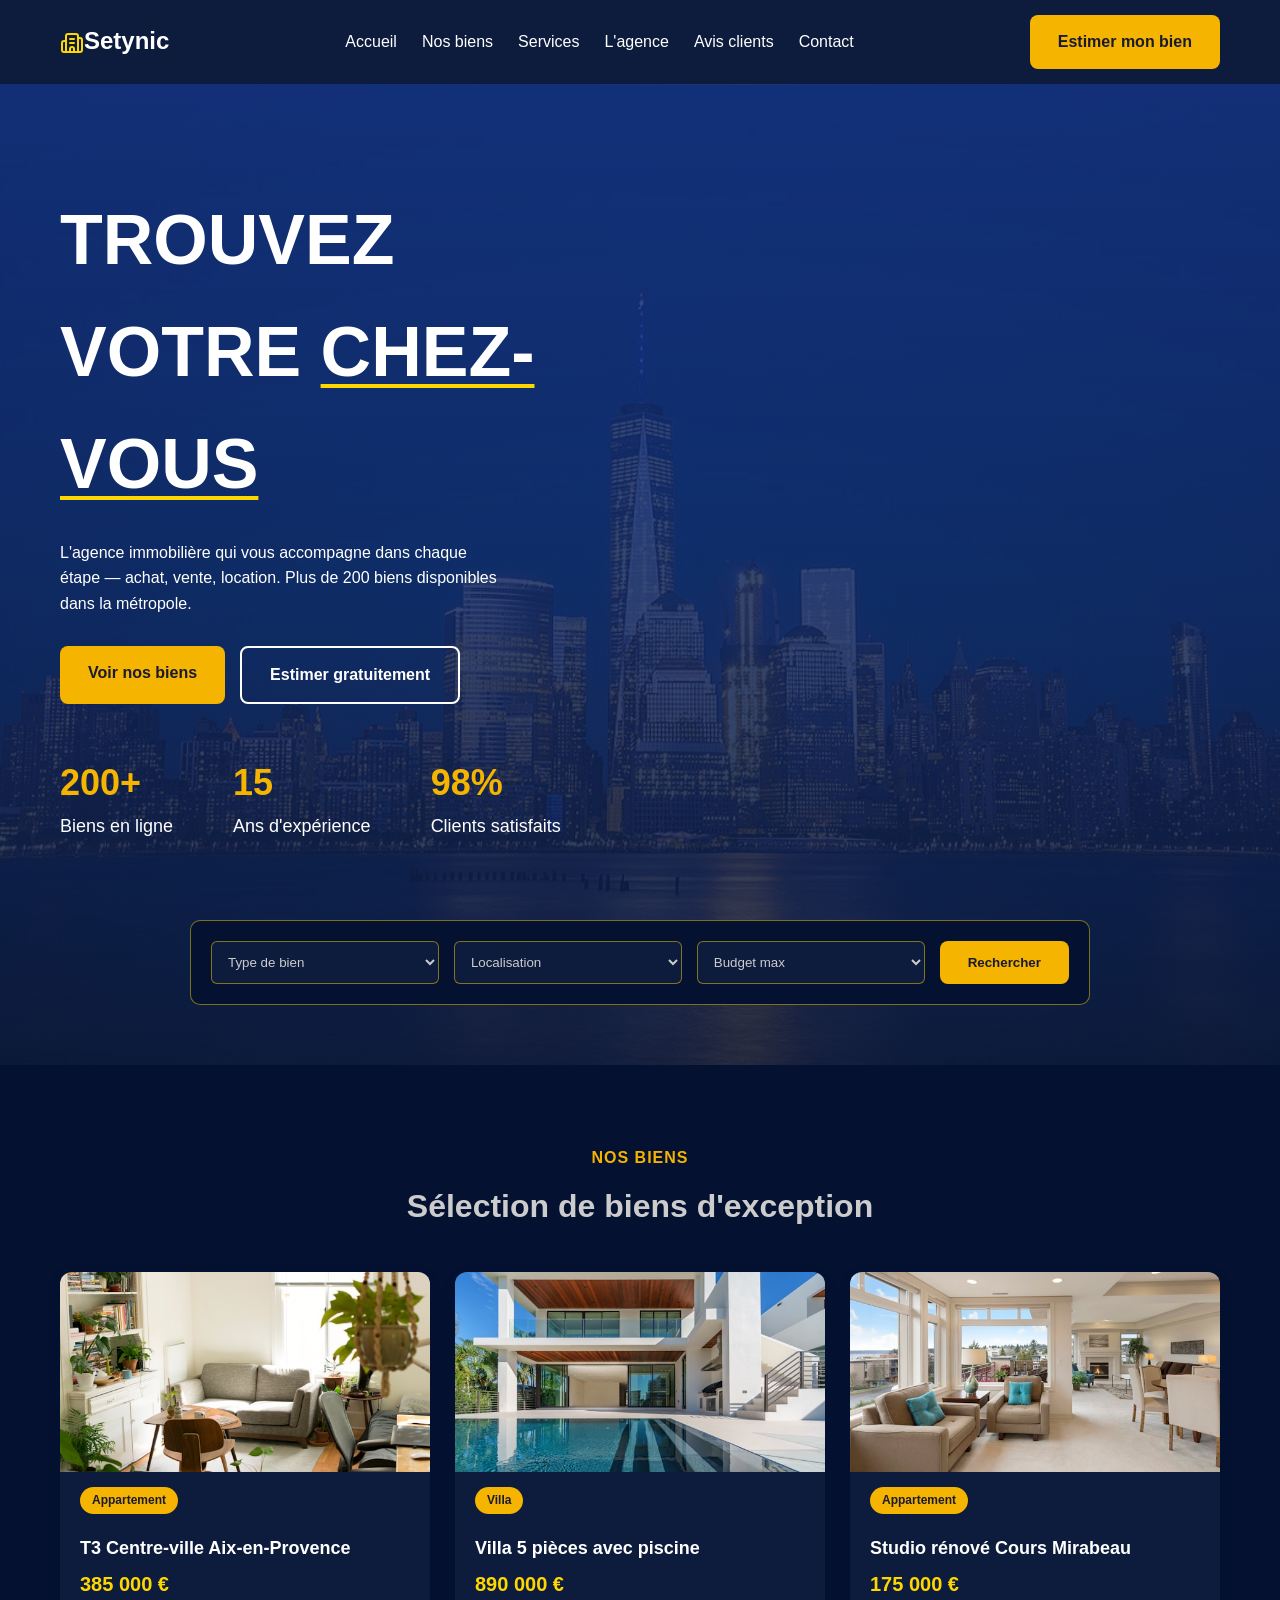
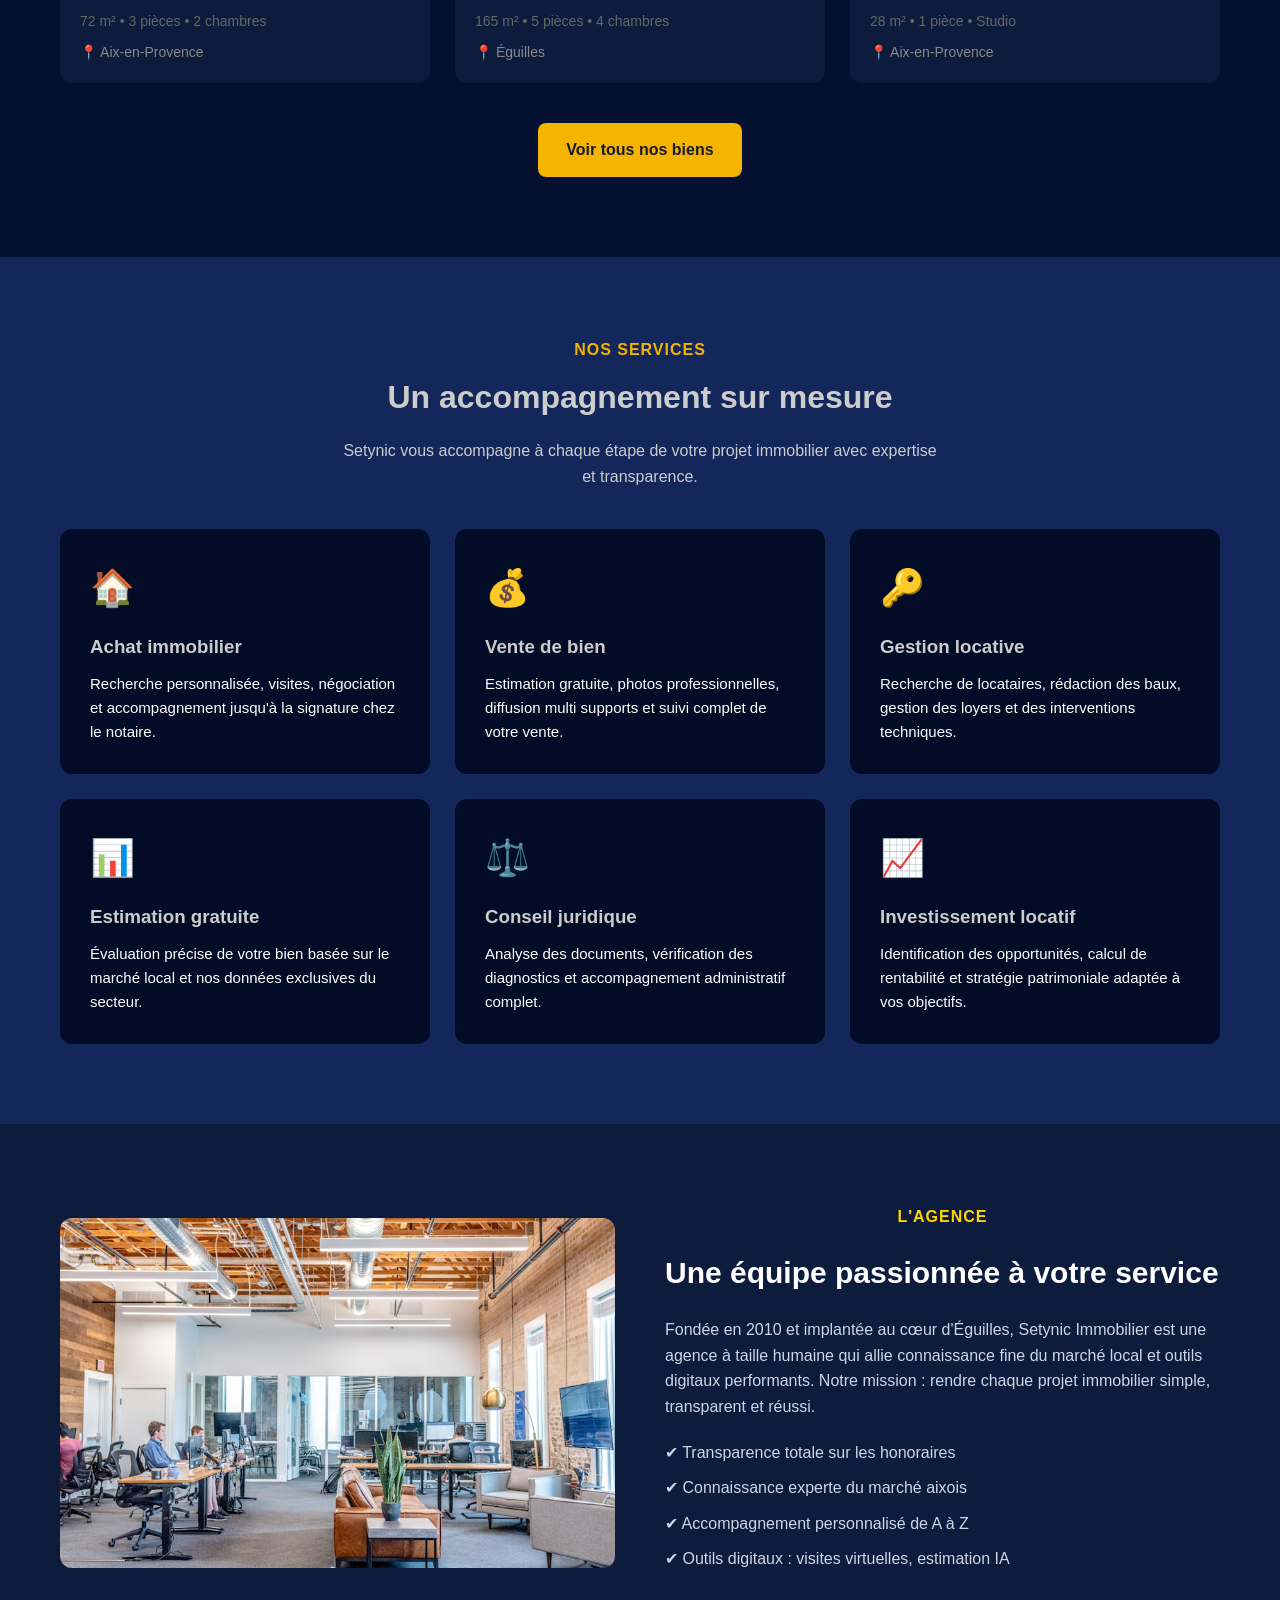
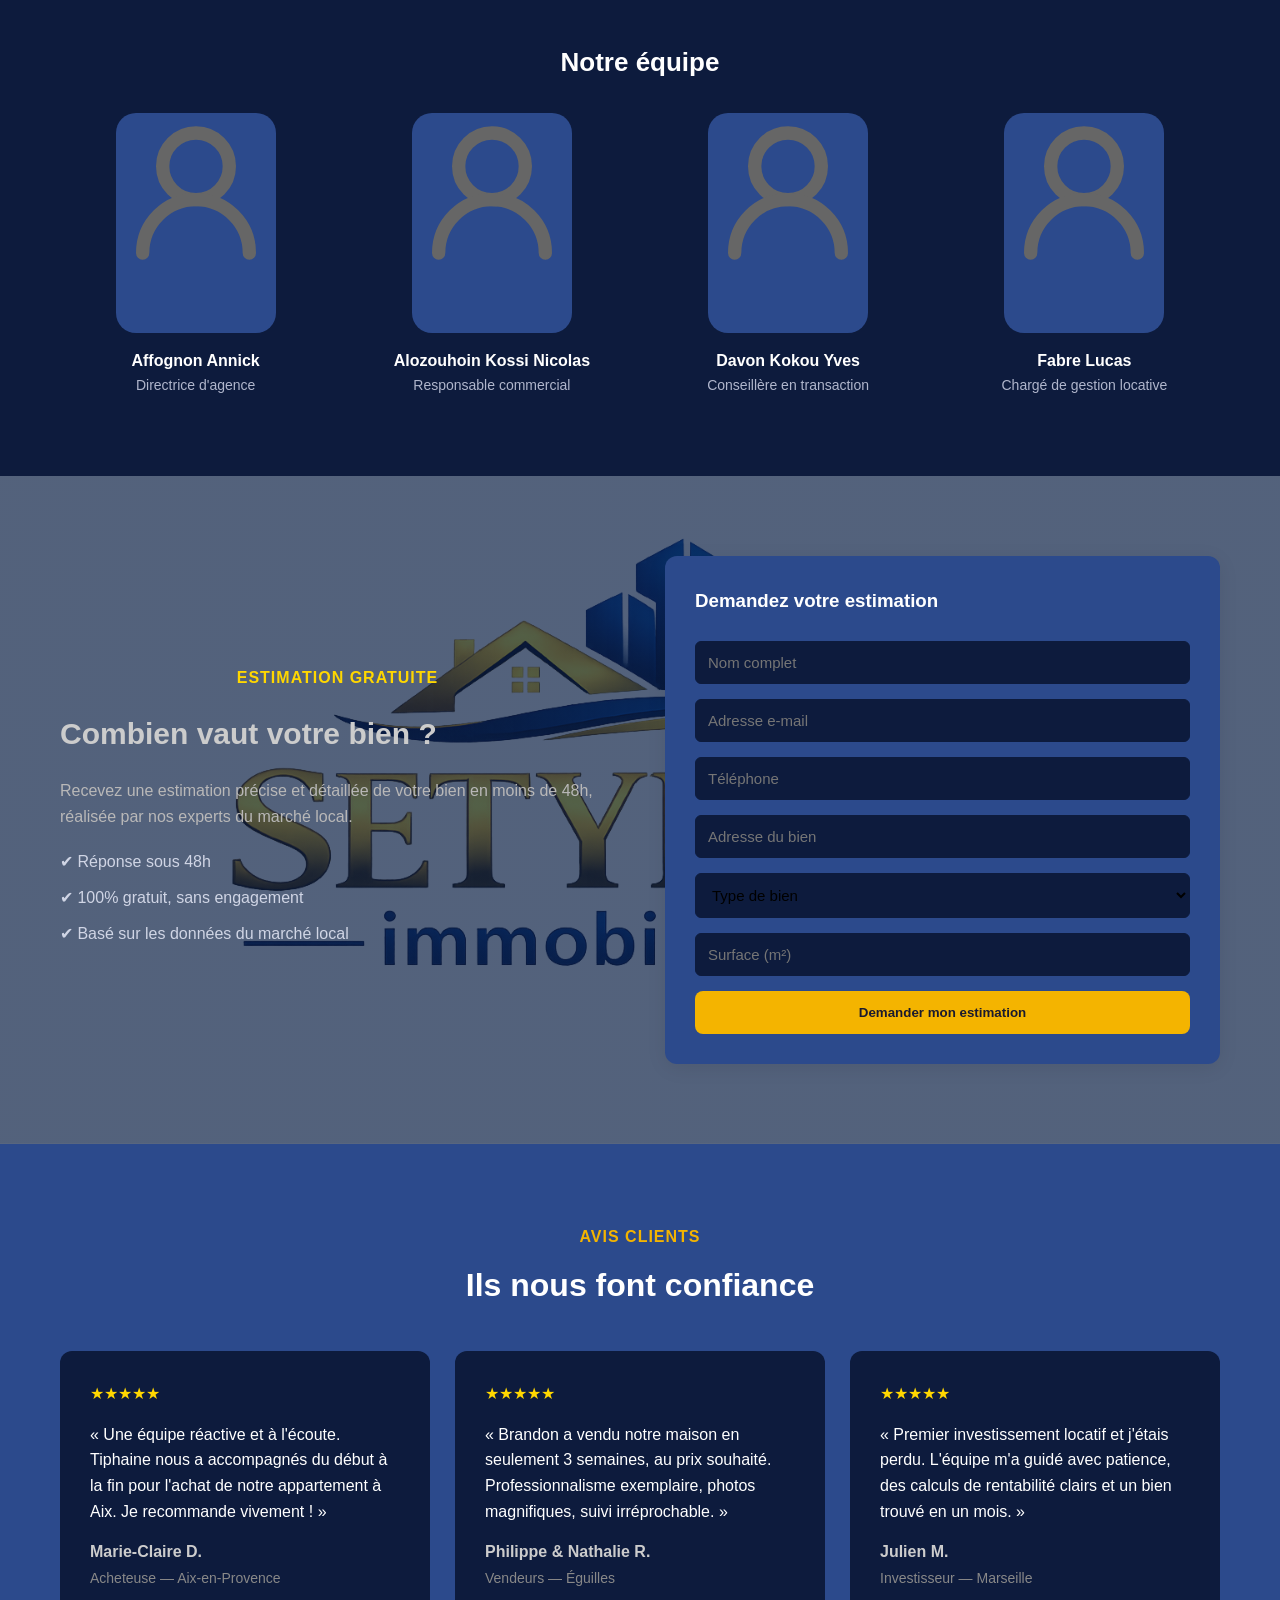
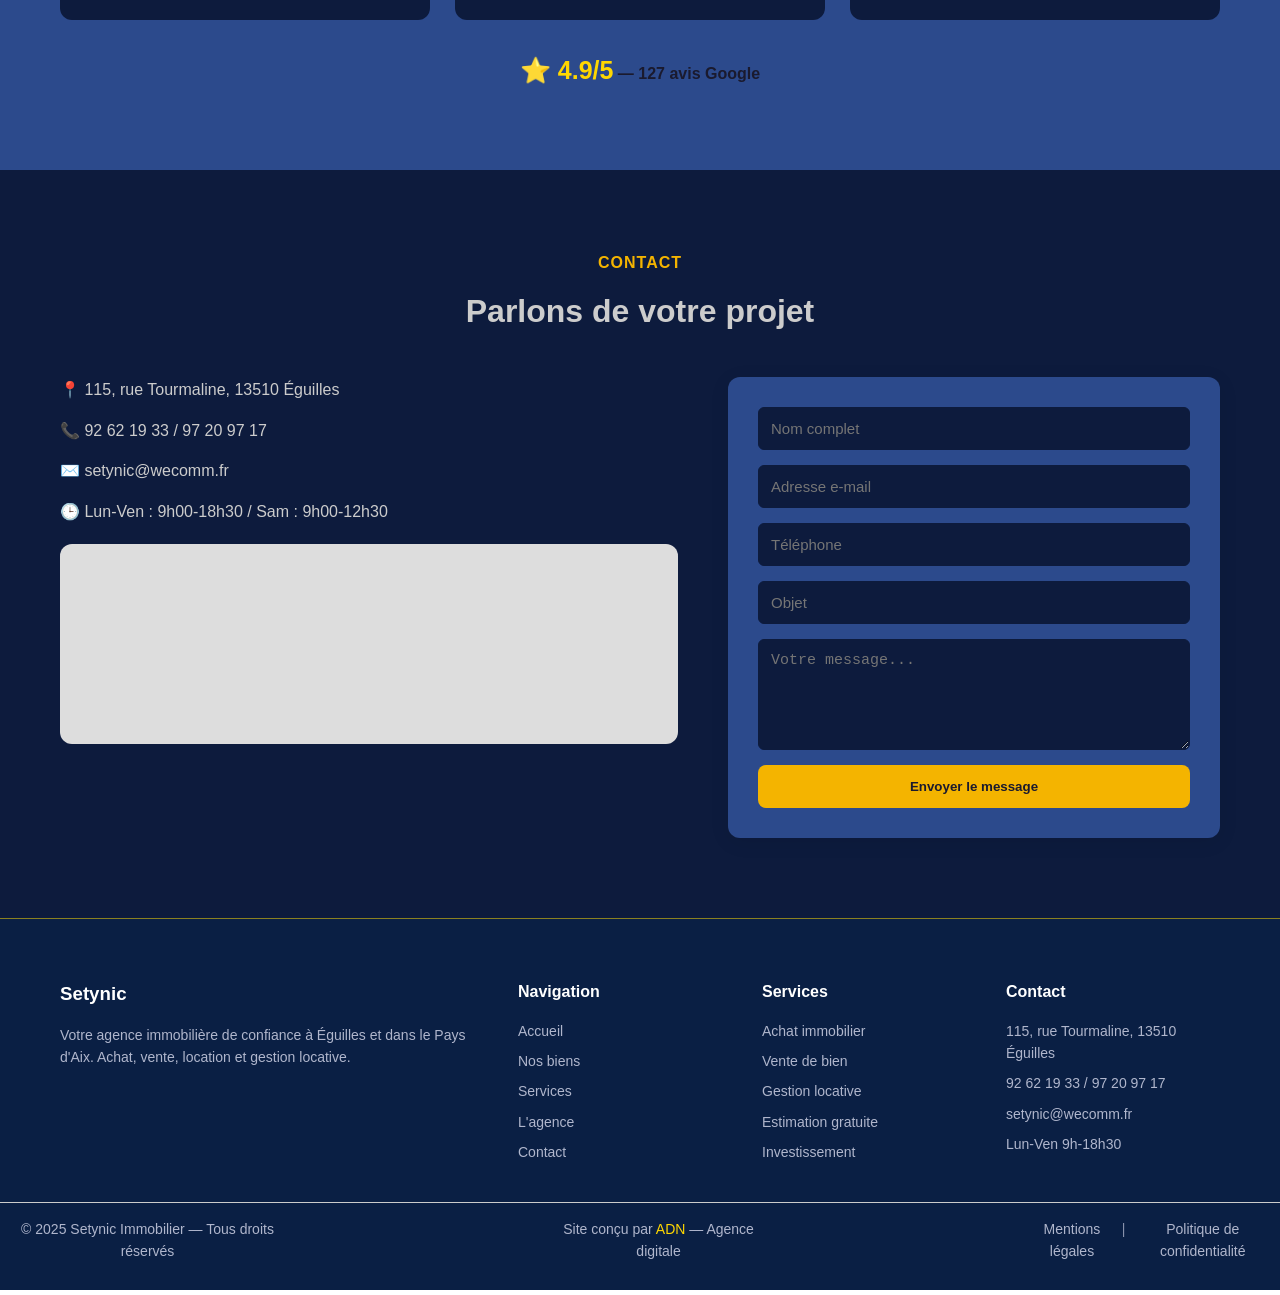
<file: index.html>
<!DOCTYPE html>
<html lang="en">
<head>
  <meta charset="UTF-8">
  <meta name="viewport" content="width=device-width, initial-scale=1.0">
  <title>Setynic - Agence Immobilière</title>
  <link rel="shortcut icon" href="https:image/logo-setynic.png" type="image/x-icon">
  <link rel="stylesheet" href="css/style.css">
</head>
<body>
    <!-- HEADER -->
<header class="header">
  <div class="container nav-wrapper">
      <span style="display: flex;"><a href="#accueil" style="color: gold;">
            <svg style="margin-top: 9px;" xmlns="http://www.w3.org/2000/svg" width="24" height="24" viewBox="0 0 24 24" fill="none"
              stroke="currentColor" stroke-width="2" stroke-linecap="round" stroke-linejoin="round"
              class="lucide lucide-building2-icon lucide-building-2">
              <path d="M10 12h4" />
              <path d="M10 8h4" />
              <path d="M14 21v-3a2 2 0 0 0-4 0v3" />
              <path d="M6 10H4a2 2 0 0 0-2 2v7a2 2 0 0 0 2 2h16a2 2 0 0 0 2-2V9a2 2 0 0 0-2-2h-2" />
              <path d="M6 21V5a2 2 0 0 1 2-2h8a2 2 0 0 1 2 2v16" />
            </svg></a>
    <div class="logo">Setynic</div></span>
    <button class="burger" id="burger">&#9776;</button>
    <nav class="nav" id="nav">
      <a href="#accueil">Accueil</a>
      <a href="#biens">Nos biens</a>
      <a href="#services">Services</a>
      <a href="#agence">L'agence</a>
      <a href="#avis">Avis clients</a>
      <a href="#contact">Contact</a>
    </nav>
    <a href="#estimation" class="btn btn-primary nav-btn">Estimer mon bien</a>
  </div>
</header>

<!-- HERO -->
<section class="hero" id="accueil">
  <div class="container hero-content">
    <h1>Trouvez<br> votre <span class="highlight">chez-<br>vous</span></h1>
    <p;">L'agence immobilière qui vous accompagne dans chaque <br>étape — achat, vente, location. Plus de 200 biens disponibles <br>dans la métropole.</p>
    <div class="hero-buttons">
      <a href="#biens" class="btn btn-primary">Voir nos biens</a>
      <a href="#estimation" class="btn btn-outline">Estimer gratuitement</a>
    </div>

    <div class="stats">
      <div class="stat">
        <h2>200+</h2>
        <p>Biens en ligne</p>
      </div>
      <div class="stat">
        <h2>15</h2>
        <p>Ans d'expérience</p>
      </div>
      <div class="stat">
        <h2>98%</h2>
        <p>Clients satisfaits</p>
      </div>
    </div>

    <div class="search-box";>
      <select>
        <option>Type de bien
          <option>Appartement</option>
          <option>Maison</option>
          <option>Studio</option>
          <option>Villa</option></option>
      </select>
      <select>
        <option>Localisation
          <option>Aix-en-Provence</option>
          <option>Éguilles</option>
          <option>Marseille</option>
          <option>Lyon</option>
          <option>Paris</option>
          <option>Berlin</option>
          <option>New York</option></option>
      </select>
      <select>
        <option>Budget max
          <option>100 000 €</option>
          <option>200 000 €</option>
          <option>300 000 €</option>
          <option>400 000 €</option>
          <option>1000 000 €+</option></option>
      </select>
      <button class="btn btn-primary">Rechercher</button>
    </div>
  </div>
</section>

<!-- NOS BIENS -->
<section class="properties" id="biens">
  <div class="container">
    <p class="tag">Nos biens</p>
    <h2 class="section-title">Sélection de biens d'exception</h2>

    <div class="property-grid">
      <div class="property-card">
        <div class="property-img"></div>
        <span class="badge">Appartement</span>
        <h3>T3 Centre-ville Aix-en-Provence</h3>
        <p class="price">385 000 €</p>
        <p class="details">72 m² • 3 pièces • 2 chambres</p>
        <p class="location">📍 Aix-en-Provence</p>
      </div>

      <div class="property-card">
        <div class="property-img"></div>
        <span class="badge">Villa</span>
        <h3>Villa 5 pièces avec piscine</h3>
        <p class="price">890 000 €</p>
        <p class="details">165 m² • 5 pièces • 4 chambres</p>
        <p class="location">📍 Éguilles</p>
      </div>

      <div class="property-card">
        <div class="property-img"></div>
        <span class="badge">Appartement</span>
        <h3>Studio rénové Cours Mirabeau</h3>
        <p class="price">175 000 €</p>
        <p class="details">28 m² • 1 pièce • Studio</p>
        <p class="location">📍 Aix-en-Provence</p>
      </div>
    </div>

    <div class="center-btn">
      <a href="#" class="btn btn-primary">Voir tous nos biens</a>
    </div>
  </div>
</section>

<!-- SERVICES -->
<section class="services" id="services">
  <div class="container">
    <p class="tag">Nos services</p>
    <h2 class="section-title">Un accompagnement sur mesure</h2>
    <p class="section-subtitle">Setynic vous accompagne à chaque étape de votre projet immobilier avec expertise et transparence.</p>

    <div class="services-grid">
      <div class="service-card">
        <div class="icon">🏠</div>
        <h3>Achat immobilier</h3>
        <p>Recherche personnalisée, visites, négociation et accompagnement jusqu'à la signature chez le notaire.</p>
      </div>
      <div class="service-card">
        <div class="icon">💰</div>
        <h3>Vente de bien</h3>
        <p>Estimation gratuite, photos professionnelles, diffusion multi supports et suivi complet de votre vente.</p>
      </div>
      <div class="service-card">
        <div class="icon">🔑</div>
        <h3>Gestion locative</h3>
        <p>Recherche de locataires, rédaction des baux, gestion des loyers et des interventions techniques.</p>
      </div>
      <div class="service-card">
        <div class="icon">📊</div>
        <h3>Estimation gratuite</h3>
        <p>Évaluation précise de votre bien basée sur le marché local et nos données exclusives du secteur.</p>
      </div>
      <div class="service-card">
        <div class="icon">⚖️</div>
        <h3>Conseil juridique</h3>
        <p>Analyse des documents, vérification des diagnostics et accompagnement administratif complet.</p>
      </div>
      <div class="service-card">
        <div class="icon">📈</div>
        <h3>Investissement locatif</h3>
        <p>Identification des opportunités, calcul de rentabilité et stratégie patrimoniale adaptée à vos objectifs.</p>
      </div>
    </div>
  </div>
</section>

<!-- AGENCE -->
<section class="agency" id="agence">
  <div class="container agency-wrapper">
    <div class="agency-img"></div>
    <div class="agency-text">
      <p class="tag" style="color: gold; text-align: none;">L'agence</p>
      <h2>Une équipe passionnée à votre service</h2>
      <p>Fondée en 2010 et implantée au cœur d'Éguilles, Setynic Immobilier est une agence à taille humaine qui allie connaissance fine du marché local et outils digitaux performants. Notre mission : rendre chaque projet immobilier simple, transparent et réussi.</p>
      <ul class="check-list">
        <li>✔ Transparence totale sur les honoraires</li>
        <li>✔ Connaissance experte du marché aixois</li>
        <li>✔ Accompagnement personnalisé de A à Z</li>
        <li>✔ Outils digitaux : visites virtuelles, estimation IA</li>
      </ul>
    </div>
  </div>

  <div class="container">
    <h3 class="team-title">Notre équipe</h3>
    <div class="team-grid">
      <div class="team-card">
        <div class="avatar"><svg style="color: 666666;" xmlns="http://www.w3.org/2000/svg" width="160" height="160"  viewBox="0 0 24 24" fill="none" stroke="currentColor" stroke-width="2" stroke-linecap="round" stroke-linejoin="round" class="lucide lucide-user-round-icon lucide-user-round"><circle cx="12" cy="8" r="5"/><path d="M20 21a8 8 0 0 0-16 0"/></svg></div>
        <h4>Affognon Annick</h4>
        <p>Directrice d'agence</p>
      </div>
      <div class="team-card">
        <div class="avatar"><svg style="color: 666666;" xmlns="http://www.w3.org/2000/svg" width="160" height="160" viewBox="0 0 24 24" fill="none" stroke="currentColor" stroke-width="2" stroke-linecap="round" stroke-linejoin="round" class="lucide lucide-user-round-icon lucide-user-round"><circle cx="12" cy="8" r="5"/><path d="M20 21a8 8 0 0 0-16 0"/></svg></div>
        <h4>Alozouhoin Kossi Nicolas</h4>
        <p>Responsable commercial</p>
      </div>
      <div class="team-card">
        <div class="avatar"><svg style="color: 666666;" xmlns="http://www.w3.org/2000/svg" width="160" height="160" viewBox="0 0 24 24" fill="none" stroke="currentColor" stroke-width="2" stroke-linecap="round" stroke-linejoin="round" class="lucide lucide-user-round-icon lucide-user-round"><circle cx="12" cy="8" r="5"/><path d="M20 21a8 8 0 0 0-16 0"/></svg></div>
        <h4>Davon Kokou Yves</h4>
        <p>Conseillère en transaction</p>
      </div>
      <div class="team-card">
        <div class="avatar"><svg style="color: 666666;" xmlns="http://www.w3.org/2000/svg" width="160" height="160" viewBox="0 0 24 24" fill="none" stroke="currentColor" stroke-width="2" stroke-linecap="round" stroke-linejoin="round" class="lucide lucide-user-round-icon lucide-user-round"><circle cx="12" cy="8" r="5"/><path d="M20 21a8 8 0 0 0-16 0"/></svg></div>
        <h4>Fabre Lucas</h4>
        <p>Chargé de gestion locative</p>
      </div>
    </div>
  </div>
</section>

<!-- ESTIMATION -->
<section class="estimation" id="estimation">
  <div class="container estimation-wrapper">
    <div class="estimation-text">
      <p class="tag" style="color: gold;">Estimation gratuite</p>
      <h2 style="color: #ccc;">Combien vaut votre bien ?</h2>
      <p style="color: #b9b8b8;">Recevez une estimation précise et détaillée de votre bien en moins de 48h, réalisée par nos experts du marché local.</p>
      <ul class="check-list" style="color: #8b8b8b;">
        <li>✔ Réponse sous 48h</li>
        <li>✔ 100% gratuit, sans engagement</li>
        <li>✔ Basé sur les données du marché local</li>
      </ul>
    </div>

    <form class="estimation-form" style="color: #fff;">
      <h3>Demandez votre estimation</h3>
      <input style="background-color: #0d1b3d;" type="text" placeholder="Nom complet" required>
      <input style="background-color: #0d1b3d;" type="email" placeholder="Adresse e-mail" required>
      <input style="background-color: #0d1b3d;" type="tel" placeholder="Téléphone" required>
      <input style="background-color: #0d1b3d;" type="text" placeholder="Adresse du bien" required>
      <select style="background-color: #0d1b3d;">
        <option>Type de bien</option>
        <option>Appartement</option>
        <option>Maison</option>
        <option>Studio</option>
      </select>
      <input style="background-color: #0d1b3d;" type="number" placeholder="Surface (m²)">
      <button type="submit" class="btn btn-primary full-width">Demander mon estimation</button>
    </form>
  </div>
</section>

<!-- AVIS CLIENTS -->
<section class="testimonials" id="avis">
  <div class="container">
    <p class="tag">Avis clients</p>
    <h2 class="section-title" style="color: #fff;">Ils nous font confiance</h2>

    <div class="testimonial-grid">
      <div class="testimonial-card">
        <p class="stars" style="color: gold;">★★★★★</p>
        <p>« Une équipe réactive et à l'écoute. Tiphaine nous a accompagnés du début à la fin pour l'achat de notre appartement à Aix. Je recommande vivement ! »</p>
        <h4>Marie-Claire D.</h4>
        <span>Acheteuse — Aix-en-Provence</span>
      </div>
      <div class="testimonial-card">
        <p class="stars" style="color: gold;">★★★★★</p>
        <p>« Brandon a vendu notre maison en seulement 3 semaines, au prix souhaité. Professionnalisme exemplaire, photos magnifiques, suivi irréprochable. »</p>
        <h4>Philippe & Nathalie R.</h4>
        <span>Vendeurs — Éguilles</span>
      </div>
      <div class="testimonial-card">
        <p class="stars" style="color: gold;">★★★★★</p>
        <p>« Premier investissement locatif et j'étais perdu. L'équipe m'a guidé avec patience, des calculs de rentabilité clairs et un bien trouvé en un mois. »</p>
        <h4>Julien M.</h4>
        <span>Investisseur — Marseille</span>
      </div>
    </div>

    <p class="rating"><span style="font-size: 25px; color: gold;">⭐ 4.9/5</span> — 127 avis Google</p>
  </div>
</section>

<!-- CONTACT -->
<section class="contact" id="contact">
  <div class="container">
    <p class="tag">Contact</p>
    <h2 class="section-title">Parlons de votre projet</h2>

    <div class="contact-wrapper">
      <div class="contact-info">
        <p>📍 115, rue Tourmaline, 13510 Éguilles</p>
        <p>📞 92 62 19 33 / 97 20 97 17</p>
        <p>✉️ setynic@wecomm.fr</p>
        <p>🕒 Lun-Ven : 9h00-18h30 / Sam : 9h00-12h30</p>
        <div class="map-placeholder">
          <iframe src="https://www.google.com/maps/embed?pb=!1m18!1m12!1m3!1d3966.90699258336!2d1.2478548999999923!3d6.1431942000000035!2m3!1f0!2f0!3f0!3m2!1i1024!2i768!4f13.1!3m3!1m2!1s0x1023e1ad749cd76b%3A0x3436f66a7012a803!2sAppartement%20meubl%C3%A9%20Lom%C3%A9%20DZIDZOFE!5e0!3m2!1sfr!2stg!4v1783865929858!5m2!1sfr!2stg" width="618" height="200"  style="border:0; border-radius: 12px;" allowfullscreen="" loading="lazy" referrerpolicy="strict-origin-when-cross-origin"></iframe></div>
      </div>

      <form class="contact-form">
        <input style="background: #0d1b3d" type="text" placeholder="Nom complet" required>
        <input style="background: #0d1b3d" type="email" placeholder="Adresse e-mail" required>
        <input style="background: #0d1b3d" type="tel" placeholder="Téléphone">
        <input style="background: #0d1b3d" type="text" placeholder="Objet">
        <textarea style="background: #0d1b3d" placeholder="Votre message..." rows="5"></textarea>
        <button type="submit" class="btn btn-primary full-width">Envoyer le message</button>
      </form>
    </div>
  </div>
</section>

<!-- FOOTER -->
<footer class="footer">
  <div class="container footer-grid">
    <div>
      <h3>Setynic</h3>
      <p>Votre agence immobilière de confiance à Éguilles et dans le Pays d'Aix. Achat, vente, location et gestion locative.</p>
    </div>
    <div>
      <h4>Navigation</h4>
      <a href="#accueil">Accueil</a>
      <a href="#biens">Nos biens</a>
      <a href="#services">Services</a>
      <a href="#agence">L'agence</a>
      <a href="#contact">Contact</a>
    </div>
    <div>
      <h4>Services</h4>
      <a href="#">Achat immobilier</a>
      <a href="#">Vente de bien</a>
      <a href="#">Gestion locative</a>
      <a href="#">Estimation gratuite</a>
      <a href="#">Investissement</a>
    </div>
    <div>
      <h4>Contact</h4>
      <p>115, rue Tourmaline, 13510 Éguilles</p>
      <p>92 62 19 33 / 97 20 97 17</p>
      <p>setynic@wecomm.fr</p>
      <p>Lun-Ven 9h-18h30</p>
    </div>
  </div>
  <div class="footer-bottom" style="display: flex; gap: 250px;">
    <p><span>© 2025 Setynic Immobilier — Tous droits réservés</span></p>
    <p><span>Site conçu par <span style="color: gold;">ADN</span> — Agence digitale</span></p>
     <span style="display: flex;"><a href="#">Mentions légales</a> | <a href="#">Politique de confidentialité</a></span>
    </div>
</footer>

<script>
  document.getElementById('burger').addEventListener('click', function() {
    document.getElementById('nav').classList.toggle('active');
  });
</script>
</body>
</html>
</file>
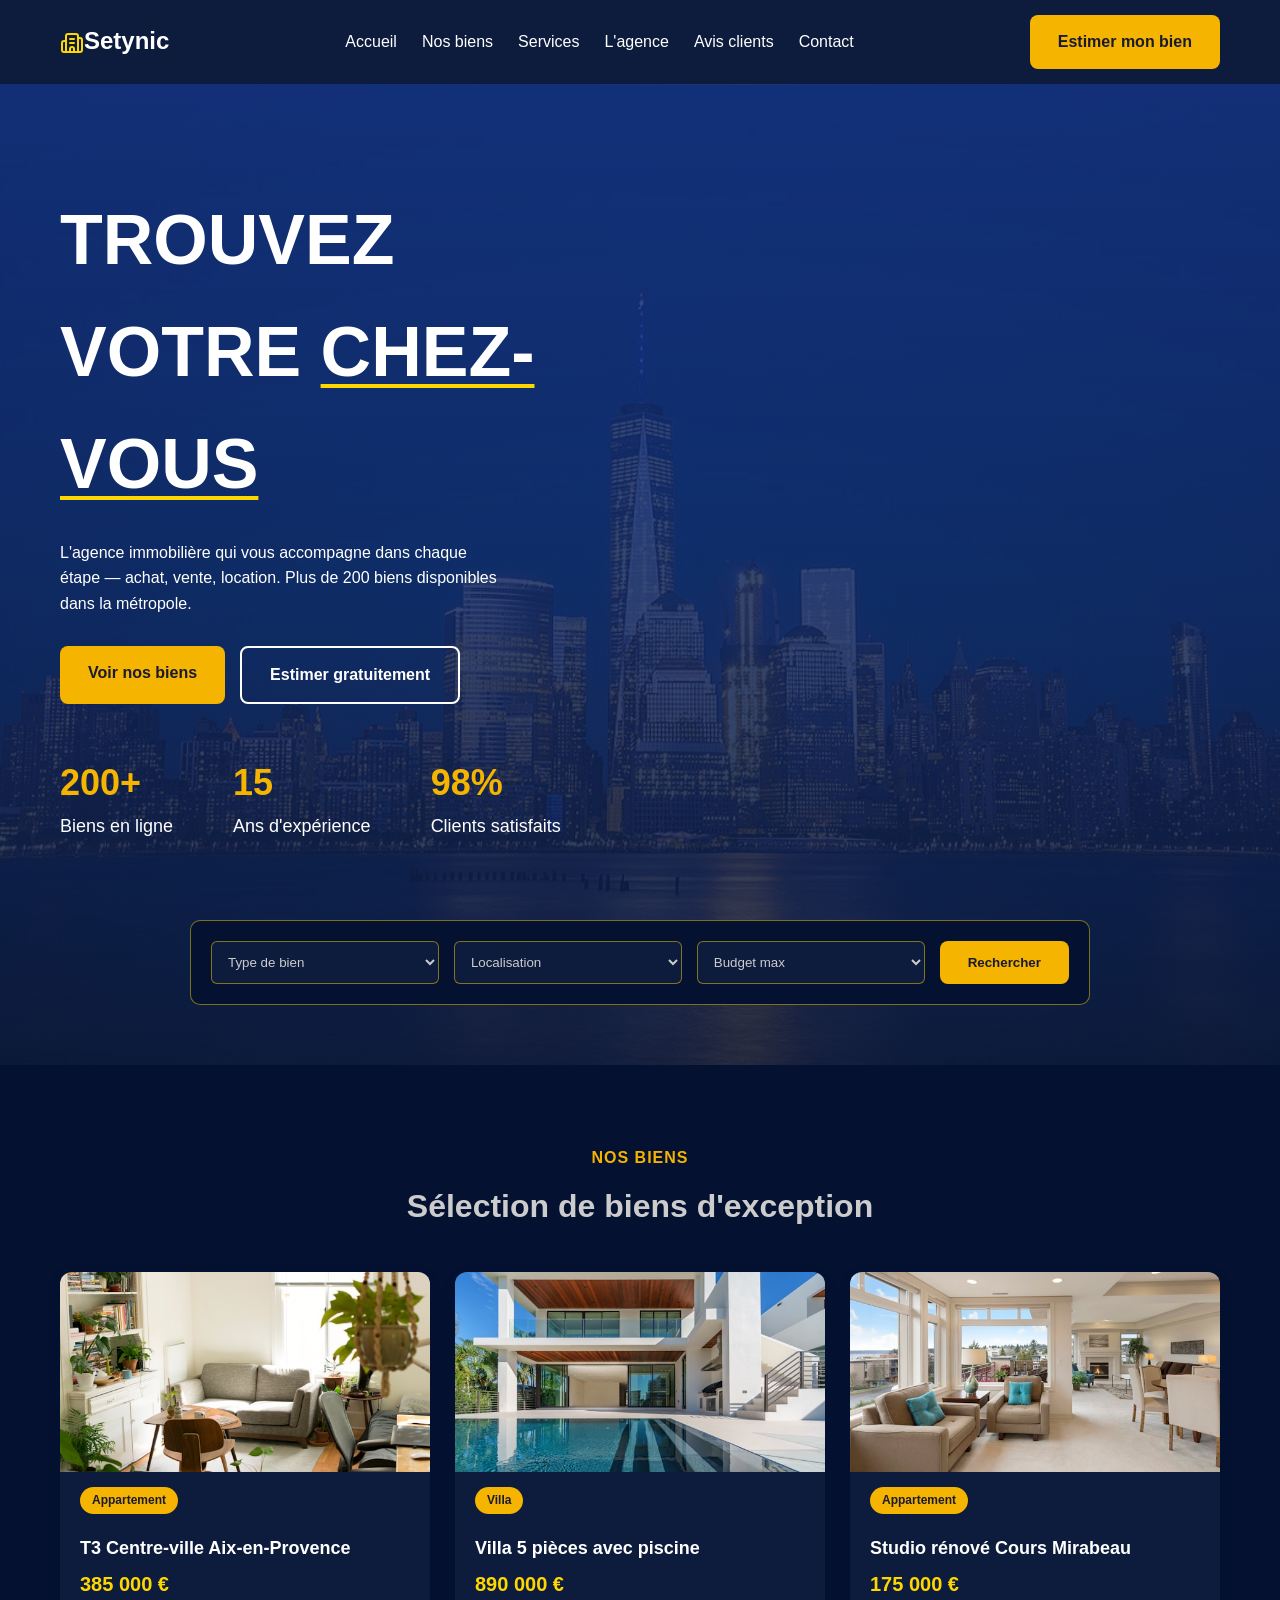
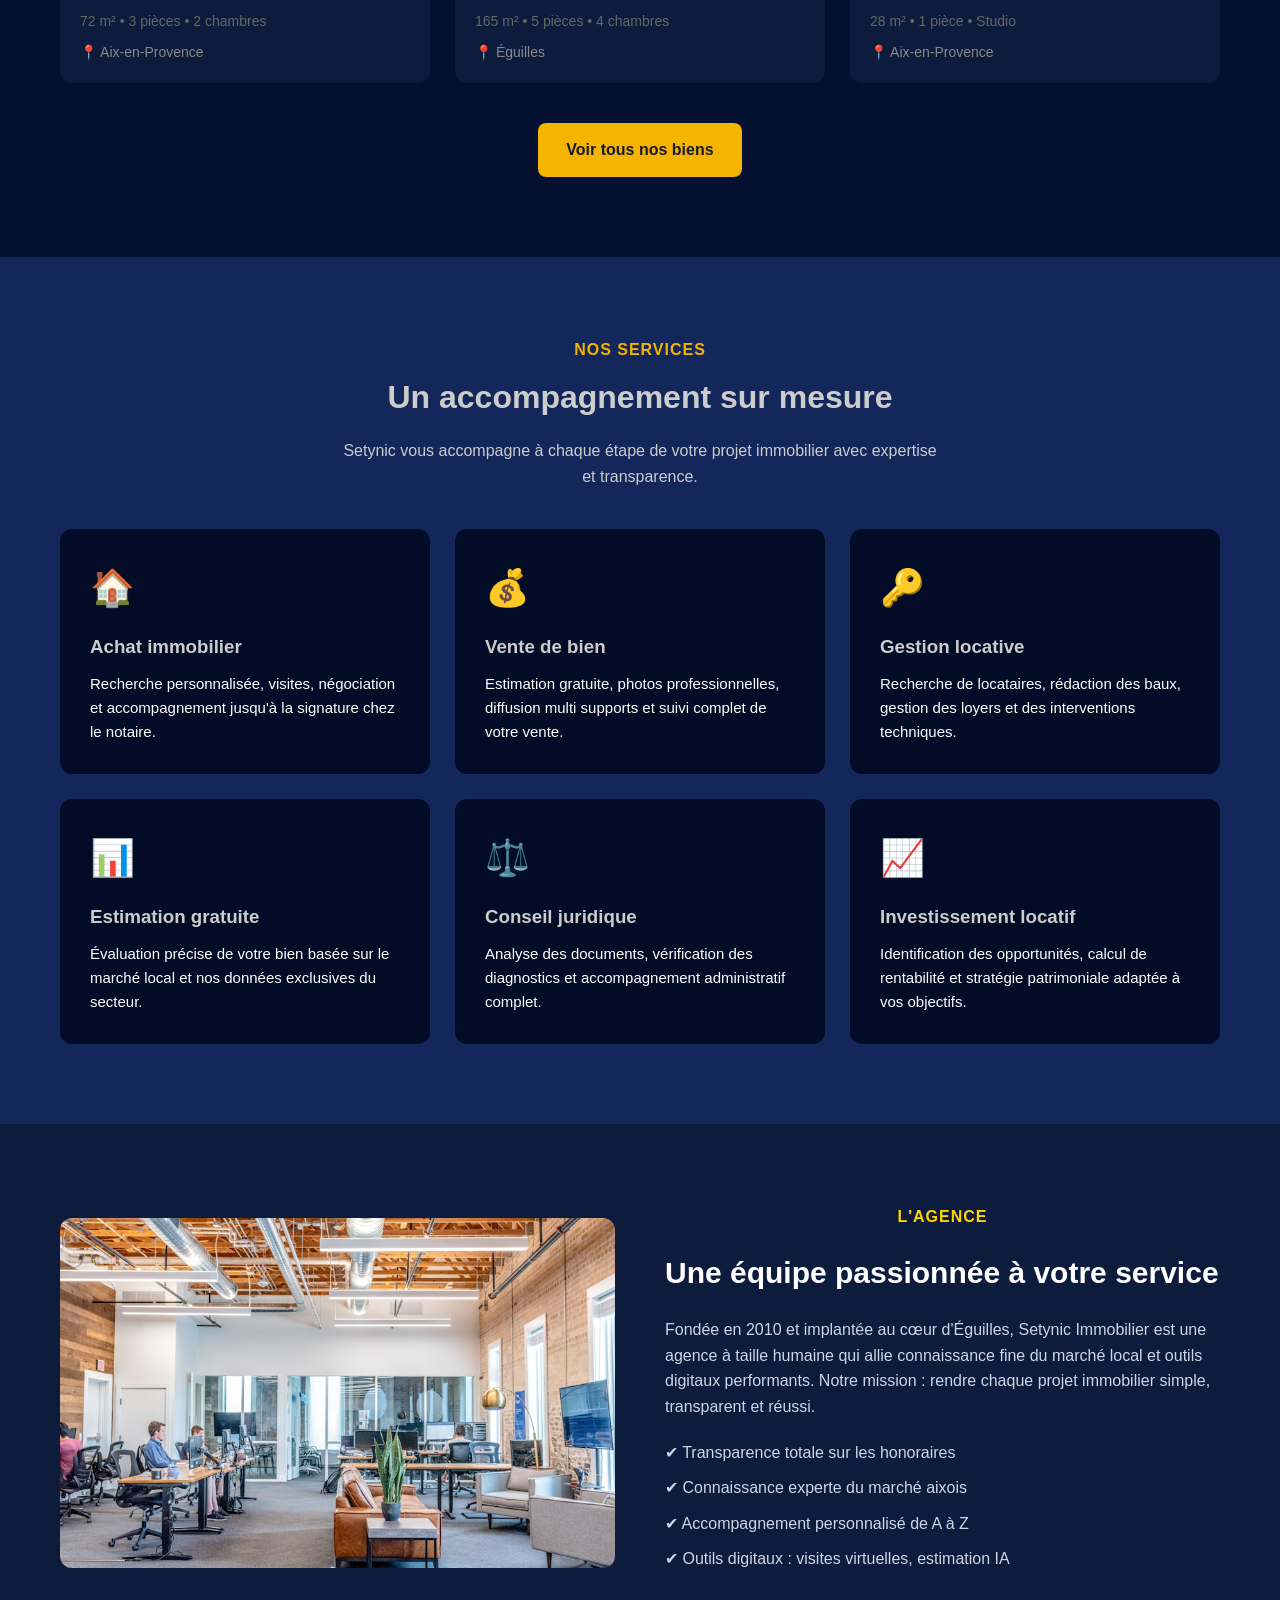
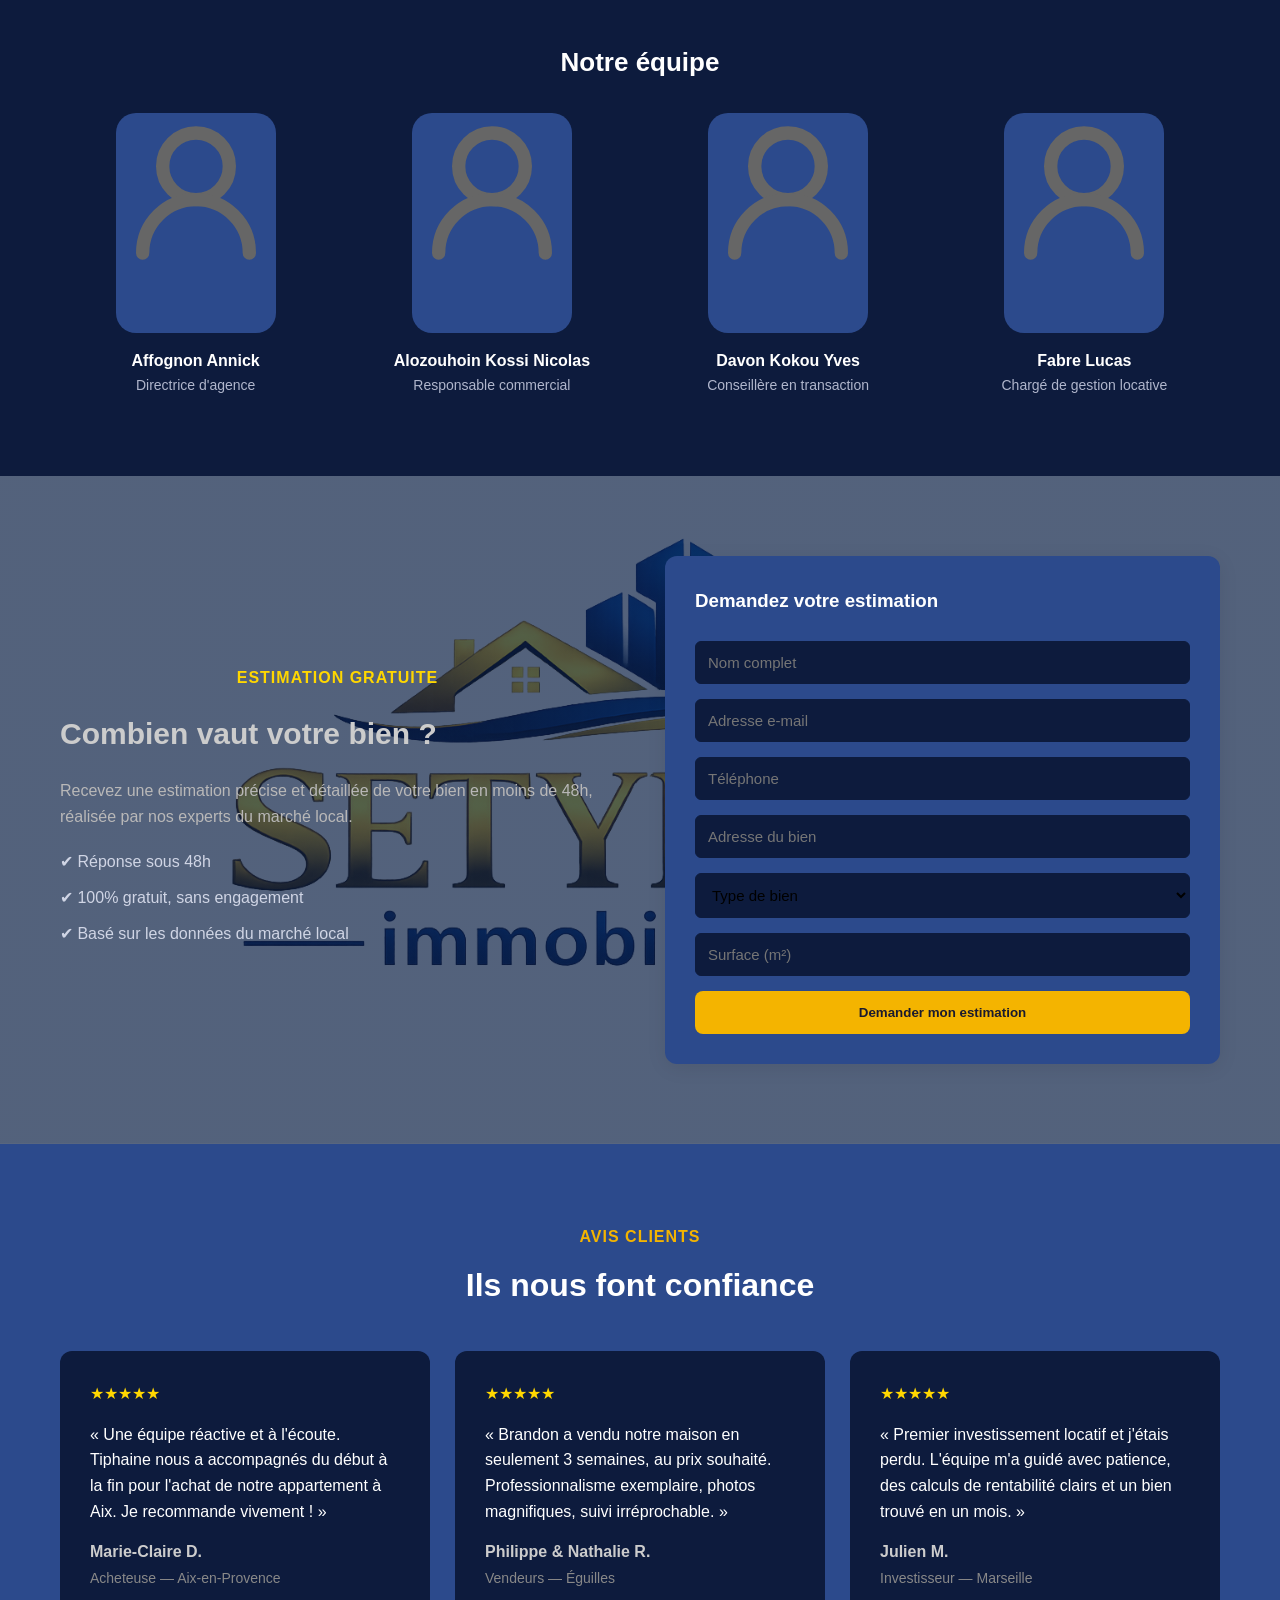
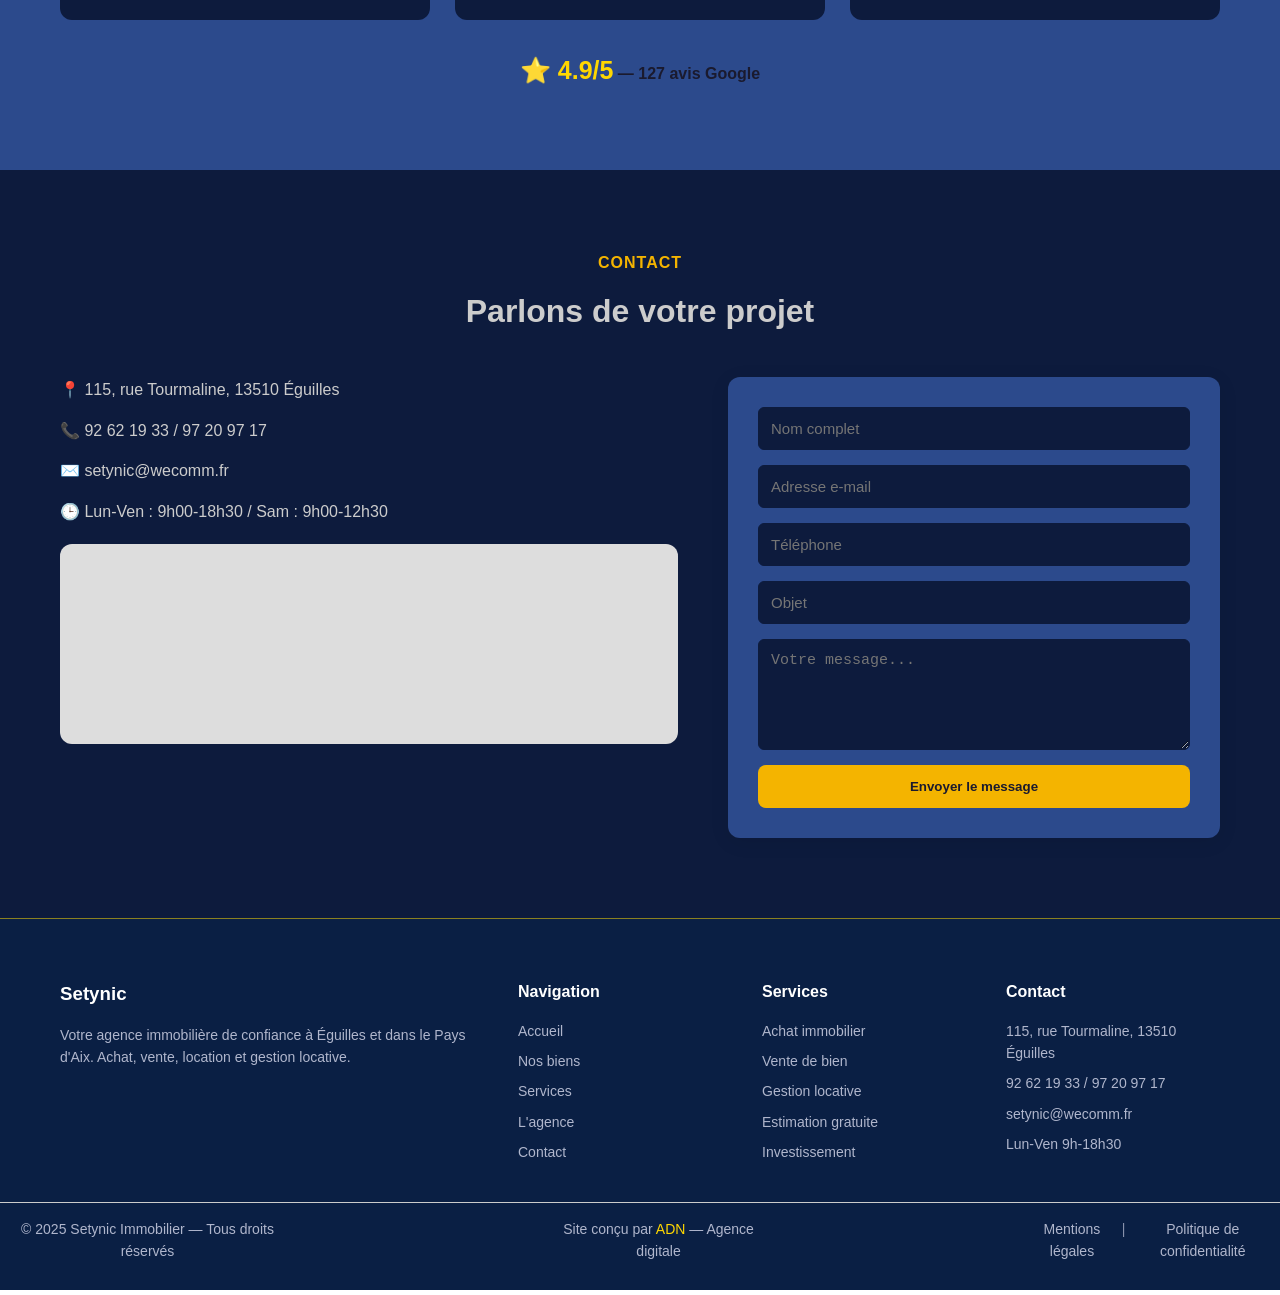
<file: index1.html>
<!DOCTYPE html>
<html lang="en">
<head>
  <meta charset="UTF-8">
  <meta name="viewport" content="width=device-width, initial-scale=1.0">
  <title>Setynic - Agence Immobilière</title>
  <link rel="shortcut icon" href="https:image/logo-setynic.png" type="image/x-icon">
  <link rel="stylesheet" href="css/style1.css">
</head>
<body>
    <!-- HEADER -->
<header class="header">
  <div class="container nav-wrapper">
      <span style="display: flex;"><a href="#accueil" style="color: gold;">
            <svg style="margin-top: 9px;" xmlns="http://www.w3.org/2000/svg" width="24" height="24" viewBox="0 0 24 24" fill="none"
              stroke="currentColor" stroke-width="2" stroke-linecap="round" stroke-linejoin="round"
              class="lucide lucide-building2-icon lucide-building-2">
              <path d="M10 12h4" />
              <path d="M10 8h4" />
              <path d="M14 21v-3a2 2 0 0 0-4 0v3" />
              <path d="M6 10H4a2 2 0 0 0-2 2v7a2 2 0 0 0 2 2h16a2 2 0 0 0 2-2V9a2 2 0 0 0-2-2h-2" />
              <path d="M6 21V5a2 2 0 0 1 2-2h8a2 2 0 0 1 2 2v16" />
            </svg></a>
    <div class="logo">Setynic</div></span>
    <button class="burger" id="burger">&#9776;</button>
    <nav class="nav" id="nav">
      <a href="#accueil">Accueil</a>
      <a href="#biens">Nos biens</a>
      <a href="#services">Services</a>
      <a href="#agence">L'agence</a>
      <a href="#avis">Avis clients</a>
      <a href="#contact">Contact</a>
    </nav>
    <a href="#estimation" class="btn btn-primary nav-btn">Estimer mon bien</a>
  </div>
</header>

<!-- HERO -->
<section class="hero" id="accueil">
  <div class="container hero-content">
    <h1>Trouvez<br> votre <span class="highlight">chez-<br>vous</span></h1>
    <p;">L'agence immobilière qui vous accompagne dans chaque <br>étape — achat, vente, location. Plus de 200 biens disponibles <br>dans la métropole.</p>
    <div class="hero-buttons">
      <a href="#biens" class="btn btn-primary">Voir nos biens</a>
      <a href="#estimation" class="btn btn-outline">Estimer gratuitement</a>
    </div>

    <div class="stats">
      <div class="stat">
        <h2>200+</h2>
        <p>Biens en ligne</p>
      </div>
      <div class="stat">
        <h2>15</h2>
        <p>Ans d'expérience</p>
      </div>
      <div class="stat">
        <h2>98%</h2>
        <p>Clients satisfaits</p>
      </div>
    </div>

    <div class="search-box";>
      <select>
        <option>Type de bien
          <option>Appartement</option>
          <option>Maison</option>
          <option>Studio</option>
          <option>Villa</option></option>
      </select>
      <select>
        <option>Localisation
          <option>Aix-en-Provence</option>
          <option>Éguilles</option>
          <option>Marseille</option>
          <option>Lyon</option>
          <option>Paris</option>
          <option>Berlin</option>
          <option>New York</option></option>
      </select>
      <select>
        <option>Budget max
          <option>100 000 €</option>
          <option>200 000 €</option>
          <option>300 000 €</option>
          <option>400 000 €</option>
          <option>1000 000 €+</option></option>
      </select>
      <button class="btn btn-primary">Rechercher</button>
    </div>
  </div>
</section>

<!-- NOS BIENS -->
<section class="properties" id="biens">
  <div class="container">
    <p class="tag">Nos biens</p>
    <h2 class="section-title">Sélection de biens d'exception</h2>

    <div class="property-grid">
      <div class="property-card">
        <div class="property-img"></div>
        <span class="badge">Appartement</span>
        <h3>T3 Centre-ville Aix-en-Provence</h3>
        <p class="price">385 000 €</p>
        <p class="details">72 m² • 3 pièces • 2 chambres</p>
        <p class="location">📍 Aix-en-Provence</p>
      </div>

      <div class="property-card">
        <div class="property-img"></div>
        <span class="badge">Villa</span>
        <h3>Villa 5 pièces avec piscine</h3>
        <p class="price">890 000 €</p>
        <p class="details">165 m² • 5 pièces • 4 chambres</p>
        <p class="location">📍 Éguilles</p>
      </div>

      <div class="property-card">
        <div class="property-img"></div>
        <span class="badge">Appartement</span>
        <h3>Studio rénové Cours Mirabeau</h3>
        <p class="price">175 000 €</p>
        <p class="details">28 m² • 1 pièce • Studio</p>
        <p class="location">📍 Aix-en-Provence</p>
      </div>
    </div>

    <div class="center-btn">
      <a href="#" class="btn btn-primary">Voir tous nos biens</a>
    </div>
  </div>
</section>

<!-- SERVICES -->
<section class="services" id="services">
  <div class="container">
    <p class="tag">Nos services</p>
    <h2 class="section-title">Un accompagnement sur mesure</h2>
    <p class="section-subtitle">Setynic vous accompagne à chaque étape de votre projet immobilier avec expertise et transparence.</p>

    <div class="services-grid">
      <div class="service-card">
        <div class="icon">🏠</div>
        <h3>Achat immobilier</h3>
        <p>Recherche personnalisée, visites, négociation et accompagnement jusqu'à la signature chez le notaire.</p>
      </div>
      <div class="service-card">
        <div class="icon">💰</div>
        <h3>Vente de bien</h3>
        <p>Estimation gratuite, photos professionnelles, diffusion multi supports et suivi complet de votre vente.</p>
      </div>
      <div class="service-card">
        <div class="icon">🔑</div>
        <h3>Gestion locative</h3>
        <p>Recherche de locataires, rédaction des baux, gestion des loyers et des interventions techniques.</p>
      </div>
      <div class="service-card">
        <div class="icon">📊</div>
        <h3>Estimation gratuite</h3>
        <p>Évaluation précise de votre bien basée sur le marché local et nos données exclusives du secteur.</p>
      </div>
      <div class="service-card">
        <div class="icon">⚖️</div>
        <h3>Conseil juridique</h3>
        <p>Analyse des documents, vérification des diagnostics et accompagnement administratif complet.</p>
      </div>
      <div class="service-card">
        <div class="icon">📈</div>
        <h3>Investissement locatif</h3>
        <p>Identification des opportunités, calcul de rentabilité et stratégie patrimoniale adaptée à vos objectifs.</p>
      </div>
    </div>
  </div>
</section>

<!-- AGENCE -->
<section class="agency" id="agence">
  <div class="container agency-wrapper">
    <div class="agency-img"></div>
    <div class="agency-text">
      <p class="tag" style="color: gold; text-align: none;">L'agence</p>
      <h2>Une équipe passionnée à votre service</h2>
      <p>Fondée en 2010 et implantée au cœur d'Éguilles, Setynic Immobilier est une agence à taille humaine qui allie connaissance fine du marché local et outils digitaux performants. Notre mission : rendre chaque projet immobilier simple, transparent et réussi.</p>
      <ul class="check-list">
        <li>✔ Transparence totale sur les honoraires</li>
        <li>✔ Connaissance experte du marché aixois</li>
        <li>✔ Accompagnement personnalisé de A à Z</li>
        <li>✔ Outils digitaux : visites virtuelles, estimation IA</li>
      </ul>
    </div>
  </div>

  <div class="container">
    <h3 class="team-title">Notre équipe</h3>
    <div class="team-grid">
      <div class="team-card">
        <div class="avatar"><svg style="color: 666666;" xmlns="http://www.w3.org/2000/svg" width="160" height="160"  viewBox="0 0 24 24" fill="none" stroke="currentColor" stroke-width="2" stroke-linecap="round" stroke-linejoin="round" class="lucide lucide-user-round-icon lucide-user-round"><circle cx="12" cy="8" r="5"/><path d="M20 21a8 8 0 0 0-16 0"/></svg></div>
        <h4>Affognon Annick</h4>
        <p>Directrice d'agence</p>
      </div>
      <div class="team-card">
        <div class="avatar"><svg style="color: 666666;" xmlns="http://www.w3.org/2000/svg" width="160" height="160" viewBox="0 0 24 24" fill="none" stroke="currentColor" stroke-width="2" stroke-linecap="round" stroke-linejoin="round" class="lucide lucide-user-round-icon lucide-user-round"><circle cx="12" cy="8" r="5"/><path d="M20 21a8 8 0 0 0-16 0"/></svg></div>
        <h4>Alozouhoin Kossi Nicolas</h4>
        <p>Responsable commercial</p>
      </div>
      <div class="team-card">
        <div class="avatar"><svg style="color: 666666;" xmlns="http://www.w3.org/2000/svg" width="160" height="160" viewBox="0 0 24 24" fill="none" stroke="currentColor" stroke-width="2" stroke-linecap="round" stroke-linejoin="round" class="lucide lucide-user-round-icon lucide-user-round"><circle cx="12" cy="8" r="5"/><path d="M20 21a8 8 0 0 0-16 0"/></svg></div>
        <h4>Davon Kokou Yves</h4>
        <p>Conseillère en transaction</p>
      </div>
      <div class="team-card">
        <div class="avatar"><svg style="color: 666666;" xmlns="http://www.w3.org/2000/svg" width="160" height="160" viewBox="0 0 24 24" fill="none" stroke="currentColor" stroke-width="2" stroke-linecap="round" stroke-linejoin="round" class="lucide lucide-user-round-icon lucide-user-round"><circle cx="12" cy="8" r="5"/><path d="M20 21a8 8 0 0 0-16 0"/></svg></div>
        <h4>Fabre Lucas</h4>
        <p>Chargé de gestion locative</p>
      </div>
    </div>
  </div>
</section>

<!-- ESTIMATION -->
<section class="estimation" id="estimation">
  <div class="container estimation-wrapper">
    <div class="estimation-text">
      <p class="tag" style="color: gold;">Estimation gratuite</p>
      <h2 style="color: #ccc;">Combien vaut votre bien ?</h2>
      <p style="color: #b9b8b8;">Recevez une estimation précise et détaillée de votre bien en moins de 48h, réalisée par nos experts du marché local.</p>
      <ul class="check-list" style="color: #8b8b8b;">
        <li>✔ Réponse sous 48h</li>
        <li>✔ 100% gratuit, sans engagement</li>
        <li>✔ Basé sur les données du marché local</li>
      </ul>
    </div>

    <form class="estimation-form" style="color: #fff;">
      <h3>Demandez votre estimation</h3>
      <input style="background-color: #0d1b3d;" type="text" placeholder="Nom complet" required>
      <input style="background-color: #0d1b3d;" type="email" placeholder="Adresse e-mail" required>
      <input style="background-color: #0d1b3d;" type="tel" placeholder="Téléphone" required>
      <input style="background-color: #0d1b3d;" type="text" placeholder="Adresse du bien" required>
      <select style="background-color: #0d1b3d;">
        <option>Type de bien</option>
        <option>Appartement</option>
        <option>Maison</option>
        <option>Studio</option>
      </select>
      <input style="background-color: #0d1b3d;" type="number" placeholder="Surface (m²)">
      <button type="submit" class="btn btn-primary full-width">Demander mon estimation</button>
    </form>
  </div>
</section>

<!-- AVIS CLIENTS -->
<section class="testimonials" id="avis">
  <div class="container">
    <p class="tag">Avis clients</p>
    <h2 class="section-title" style="color: #fff;">Ils nous font confiance</h2>

    <div class="testimonial-grid">
      <div class="testimonial-card">
        <p class="stars" style="color: gold;">★★★★★</p>
        <p>« Une équipe réactive et à l'écoute. Tiphaine nous a accompagnés du début à la fin pour l'achat de notre appartement à Aix. Je recommande vivement ! »</p>
        <h4>Marie-Claire D.</h4>
        <span>Acheteuse — Aix-en-Provence</span>
      </div>
      <div class="testimonial-card">
        <p class="stars" style="color: gold;">★★★★★</p>
        <p>« Brandon a vendu notre maison en seulement 3 semaines, au prix souhaité. Professionnalisme exemplaire, photos magnifiques, suivi irréprochable. »</p>
        <h4>Philippe & Nathalie R.</h4>
        <span>Vendeurs — Éguilles</span>
      </div>
      <div class="testimonial-card">
        <p class="stars" style="color: gold;">★★★★★</p>
        <p>« Premier investissement locatif et j'étais perdu. L'équipe m'a guidé avec patience, des calculs de rentabilité clairs et un bien trouvé en un mois. »</p>
        <h4>Julien M.</h4>
        <span>Investisseur — Marseille</span>
      </div>
    </div>

    <p class="rating"><span style="font-size: 25px; color: gold;">⭐ 4.9/5</span> — 127 avis Google</p>
  </div>
</section>

<!-- CONTACT -->
<section class="contact" id="contact">
  <div class="container">
    <p class="tag">Contact</p>
    <h2 class="section-title">Parlons de votre projet</h2>

    <div class="contact-wrapper">
      <div class="contact-info">
        <p>📍 115, rue Tourmaline, 13510 Éguilles</p>
        <p>📞 92 62 19 33 / 97 20 97 17</p>
        <p>✉️ setynic@wecomm.fr</p>
        <p>🕒 Lun-Ven : 9h00-18h30 / Sam : 9h00-12h30</p>
        <div class="map-placeholder">
          <iframe src="https://www.google.com/maps/embed?pb=!1m18!1m12!1m3!1d3966.90699258336!2d1.2478548999999923!3d6.1431942000000035!2m3!1f0!2f0!3f0!3m2!1i1024!2i768!4f13.1!3m3!1m2!1s0x1023e1ad749cd76b%3A0x3436f66a7012a803!2sAppartement%20meubl%C3%A9%20Lom%C3%A9%20DZIDZOFE!5e0!3m2!1sfr!2stg!4v1783865929858!5m2!1sfr!2stg" width="618" height="200"  style="border:0; border-radius: 12px;" allowfullscreen="" loading="lazy" referrerpolicy="strict-origin-when-cross-origin"></iframe></div>
      </div>

      <form class="contact-form">
        <input style="background: #0d1b3d" type="text" placeholder="Nom complet" required>
        <input style="background: #0d1b3d" type="email" placeholder="Adresse e-mail" required>
        <input style="background: #0d1b3d" type="tel" placeholder="Téléphone">
        <input style="background: #0d1b3d" type="text" placeholder="Objet">
        <textarea style="background: #0d1b3d" placeholder="Votre message..." rows="5"></textarea>
        <button type="submit" class="btn btn-primary full-width">Envoyer le message</button>
      </form>
    </div>
  </div>
</section>

<!-- FOOTER -->
<footer class="footer">
  <div class="container footer-grid">
    <div>
      <h3>Setynic</h3>
      <p>Votre agence immobilière de confiance à Éguilles et dans le Pays d'Aix. Achat, vente, location et gestion locative.</p>
    </div>
    <div>
      <h4>Navigation</h4>
      <a href="#accueil">Accueil</a>
      <a href="#biens">Nos biens</a>
      <a href="#services">Services</a>
      <a href="#agence">L'agence</a>
      <a href="#contact">Contact</a>
    </div>
    <div>
      <h4>Services</h4>
      <a href="#">Achat immobilier</a>
      <a href="#">Vente de bien</a>
      <a href="#">Gestion locative</a>
      <a href="#">Estimation gratuite</a>
      <a href="#">Investissement</a>
    </div>
    <div>
      <h4>Contact</h4>
      <p>115, rue Tourmaline, 13510 Éguilles</p>
      <p>92 62 19 33 / 97 20 97 17</p>
      <p>setynic@wecomm.fr</p>
      <p>Lun-Ven 9h-18h30</p>
    </div>
  </div>
  <div class="footer-bottom" style="display: flex; gap: 250px;">
    <p><span>© 2025 Setynic Immobilier — Tous droits réservés</span></p>
    <p><span>Site conçu par <span style="color: gold;">ADN</span> — Agence digitale</span></p>
     <span style="display: flex;"><a href="#">Mentions légales</a> | <a href="#">Politique de confidentialité</a></span>
    </div>
</footer>

<script>
  document.getElementById('burger').addEventListener('click', function() {
    document.getElementById('nav').classList.toggle('active');
  });
</script>
</body>
</html>
</file>
<file: css/style.css>
/* RESET */
* { margin: 0; padding: 0; box-sizing: border-box; }
html {
  scroll-behavior: smooth;
}

body {
  font-family: 'Segoe UI', Arial, sans-serif;
  color: #1a1a2e;
  line-height: 1.6;
}

.container {
  max-width: 1200px;
  margin: 0 auto;
  padding: 0 20px;
}

a { text-decoration: none; color: inherit; }
ul { list-style: none; }

/* BUTTONS */
.btn {
  display: inline-block;
  padding: 14px 28px;
  border-radius: 8px;
  font-weight: 600;
  cursor: pointer;
  border: none;
  transition: 0.3s;
}
.btn-primary { background: #f4b400; color: #1a1a2e; }
.btn-primary:hover { background: #dba300; }
.btn-outline { background: transparent; border: 2px solid #fff; color: #fff; }
.btn-outline:hover { background: #fff; color: #1a1a2e; }
.full-width { width: 100%; }

/* HEADER */
.header {
  background: #0d1b3d;
  padding: 15px 0;
  position: sticky;
  top: 0;
  z-index: 100;
}
.nav-wrapper {
  display: flex;
  align-items: center;
  justify-content: space-between;
}
.logo { font-size: 24px; font-weight: bold; color: #fff; }
.nav {
  display: flex;
  gap: 25px;
}
.nav a { color: #fff; font-weight: 500; }
.nav a:hover { color: #f4b400; }
.burger {
  display: none;
  background: none;
  border: none;
  font-size: 28px;
  color: #fff;
  cursor: pointer;
}

/* HERO */
.hero {
  background: linear-gradient(rgba(21, 53, 133, 0.85), rgba(13,27,61,0.85)),
              url(../image/full-banner.webp) center/cover;
  color: #fff;
  padding: 100px 0 60px;
  text-align: none;
}
.hero h1 { font-size: 70px; margin-bottom: 20px; font-family: 'Montserat', sans-serif; font-weight: 700; text-transform: uppercase;  }
.hero h1 span { text-decoration: underline; text-decoration-color: #FFD700; text-decoration-thickness: 4px; text-underline-offset: 8px; }
.highlight { text-decoration: underline gold; }
.hero p { max-width: 600px; margin: 0 auto 30px; font-size: 18px; }
.hero-buttons { display: flex; gap: 15px; flex-wrap: wrap; margin-bottom: 50px; }

.stats {
  display: flex;
  justify-content: none;
  gap: 60px;
  margin-bottom: 50px;
  flex-wrap: wrap;
}
.stat h2 { font-size: 36px; color: #f4b400; }

.search-box {
  background: #041131;
  border-radius: 10px;
  padding: 20px;
  display: flex;
  gap: 15px;
  max-width: 900px;
  margin: 0 auto;
  flex-wrap: wrap;
  border: 1px solid rgba(255, 217, 0, 0.479);
}
.search-box select {
  flex: 1;
  min-width: 150px;
  padding: 12px;
  border-radius: 6px;
  border: 1px solid rgba(255, 217, 0, 0.479);
  color: #333;
  background-color: #0d1b3d;
  color: #ccc;
}

/* TAGS / TITLES */
.tag {
  color: #f4b400;
  font-weight: 600;
  text-align: center;
  text-transform: uppercase;
  letter-spacing: 1px;
  margin-bottom: 10px;
}
.section-title { text-align: center; font-size: 32px; margin-bottom: 15px; color: #ccc; }
.section-subtitle { text-align: center; max-width: 600px; margin: 0 auto 40px; color: #ccc; }

/* PROPERTIES */
.properties { padding: 80px 0; background: #f7f8fc; background-color: #041131 }
.property-grid {
  display: grid;
  grid-template-columns: repeat(3, 1fr);
  gap: 25px;
  margin-top: 40px;
  ;
}
.property-card {
  background: #0d1b3d;
  border-radius: 12px;
  overflow: hidden;
  box-shadow: 0 4px 15px rgba(0,0,0,0.08);
  padding-bottom: 20px;
}
.property-card:nth-child(1) .property-img {
    background: url(../image/Appartement.jpg) center/cover no-repeat;
}

.property-card:nth-child(2) .property-img {
    background: url(../image/Villa.jpg) center/cover no-repeat;
}

.property-card:nth-child(3) .property-img {
    background: url(../image/Studio.jpg) center/cover no-repeat;
}

.property-img {
  height: 200px;
  background: linear-gradient(135deg, #0d1b3d, #2c4a8c);
 
}
.property-card h3, .property-card .price, .property-card .details, .property-card .location, .badge {
  padding: 0 20px;
}
.badge {
  display: inline-block;
  background: #f4b400;
  color: #1a1a2e;
  font-size: 12px;
  font-weight: 600;
  padding: 4px 12px;
  border-radius: 20px;
  margin: 15px 20px 10px;
}
.property-card h3 { margin: 10px 0 5px; font-size: 18px; color: #fff; }
.price { color: gold; font-weight: 700; font-size: 20px; margin-bottom: 10px; }
.details { color: #666; font-size: 14px; margin-bottom: 8px; }
.location { color: #888; font-size: 14px; }
.center-btn { text-align: center; margin-top: 40px; }

/* SERVICES */
.services { padding: 80px 0; background-color: #13275a; }
.services-grid {
  display: grid;
  grid-template-columns: repeat(3, 1fr);
  gap: 25px;
}
.service-card {
  background: #020c27;
  padding: 30px;
  border-radius: 12px;
  text-align: none;
  transition: 0.3s;
}
.service-card:hover {
  border-top: 3px solid gold;
  transform: translateY(-5px);
  box-shadow: 0 10px 20px rgba(0,0,0,0.08);
}
.service-card .icon { font-size: 36px; margin-bottom: 15px; }
.service-card h3 { margin-bottom: 10px; color: #ccc; }
.service-card p { color: #ffffff; font-size: 15px; }

/* AGENCY */
.agency { background: #0d1b3d; color: #fff; padding: 80px 0; }
.agency-wrapper {
  display: grid;
  grid-template-columns: 1fr 1fr;
  gap: 50px;
  align-items: center;
  margin-bottom: 60px;
}
.agency-img {
  height: 350px;
  background: url('../image/photo-1556761175-4b46a572b786.jpg') center/cover no-repeat;
  border-radius: 12px;
}

.agency-text { text-align: none; }
.agency-text h2 { font-size: 30px; margin-bottom: 20px; }
.agency-text p { margin-bottom: 20px; color: #d0d5e5; }
.check-list li { margin-bottom: 10px; color: #d0d5e5; }

.team-title { text-align: center; font-size: 26px; margin-bottom: 30px; }
.team-grid {
  display: grid;
  grid-template-columns: repeat(4, 1fr);
  gap: 25px;
  text-align: center;
}
.avatar {
  width: 160px;
  height: 220px;
  border-radius: 20px;
  background: #2c4a8c;
  margin: 0 auto 15px;
}
.team-card h4 { font-size: 16px; }
.team-card p { color: #b0b6cc; font-size: 14px; }

/* ESTIMATION */
.estimation { 
  padding: 80px 0; 
  background-image:linear-gradient(
      rgba(10, 31, 68, 0.7),   
      rgba(10, 31, 68, 0.7)    
    ), url(../image/setynic-logo.png) ;
  width: 100%;
  background-size: cover;
  background-position: center;
}

.estimation-wrapper {
  display: grid;
  grid-template-columns: 1fr 1fr;
  gap: 50px;
  align-items: center;
}
.estimation-text h2 { font-size: 30px; margin-bottom: 20px; }
.estimation-text p { margin-bottom: 20px; color: #555; }

.estimation-form, .contact-form {
  background: #2c4a8c;
  padding: 30px;
  border-radius: 12px;
  box-shadow: 0 4px 20px rgba(0,0,0,0.08);
  display: flex;
  flex-direction: column;
  gap: 15px;
}
.estimation-form h3 { margin-bottom: 10px; }
.estimation-form input, .estimation-form select,
.contact-form input, .contact-form textarea {
  padding: 12px;
  border: 1px solid #0d1b3d;
  border-radius: 6px;
  font-size: 15px;
}
.estimation-form textarea {
  background-color: #0a1f44;
  color: #fff;
  border: 1px solid #0d1b3d;
}

/* TESTIMONIALS */
.testimonials { padding: 80px 0; background-color: #2c4a8c;}
.testimonial-grid {
  display: grid;
  grid-template-columns: repeat(3, 1fr);
  gap: 25px;
  margin-top: 40px;
}
.testimonial-card {
  background: #0d1b3d;
  padding: 30px;
  border-radius: 12px;
}
.stars { color: #f4b400; margin-bottom: 10px; }
.testimonial-card p { color: #ffffff; margin-bottom: 15px; }
.testimonial-card h4 { font-size: 16px; color: #ccc;}
.testimonial-card span { color: #888; font-size: 14px; }
.rating { text-align: center; margin-top: 30px; font-weight: 600; }

/* CONTACT */
.contact { padding: 80px 0; background: #0d1b3d; }
.contact-wrapper {
  display: grid;
  grid-template-columns: 1fr 1fr;
  gap: 50px;
  margin-top: 40px;
}
.contact-info p { margin-bottom: 15px; color: #ccc; }
.map-placeholder {
  height: 200px;
  background: #ddd;
  border-radius: 12px;
  display: flex;
  align-items: center;
  justify-content: center;
  color: #888;
  margin-top: 20px;
}

/* FOOTER */
.footer { background: #0a1f44; color: #fff; padding: 60px 0 20px; border-top: 1px solid #ffd90085; }
.footer-grid {
  display: grid;
  grid-template-columns: 2fr 1fr 1fr 1fr;
  gap: 30px;
  margin-bottom: 30px;
}
.footer h3, .footer h4 { margin-bottom: 15px; }
.footer a, .footer p { display: block; color: #b0b6cc; margin-bottom: 8px; font-size: 14px; }
.footer-bottom {
  text-align: center;
  border-top: 1px solid #ccc;
  margin-top: "30px";
  padding-top: 15px;
  color: #8891ab;
  font-size: 14px;
  margin: 30px auto 0 auto;
  width: 100%;
}

/* ============ RESPONSIVE ============ */

/* Tablette */
@media (max-width: 992px) {
  .property-grid, .services-grid { grid-template-columns: repeat(2, 1fr); }
  .team-grid { grid-template-columns: repeat(2, 1fr); }
  .agency-wrapper, .estimation-wrapper, .contact-wrapper { grid-template-columns: 1fr; }
  .footer-grid { grid-template-columns: repeat(2, 1fr); }
  .testimonial-grid { grid-template-columns: 1fr; }
}

/* Mobile */
@media (max-width: 768px) {
  .nav {
    display: none;
    flex-direction: column;
    position: absolute;
    top: 100%;
    left: 0;
    width: 100%;
    background: #0d1b3d;
    padding: 20px;
    gap: 15px;
  }
  .nav.active { display: flex; }
  .burger { display: block; }
  .nav-btn { display: none; }

  .hero h1 { font-size: 32px; }
  .hero p { font-size: 16px; }
  .stats { gap: 30px; }
  .stat h2 { font-size: 28px; }

  .search-box { flex-direction: column; }

  .property-grid, .services-grid, .team-grid { grid-template-columns: 1fr 1fr; }
  .footer-grid { grid-template-columns: 1fr; }
  .section-title { font-size: 26px; }
}
</file>
<file: css/style1.css>
/* RESET */
* { margin: 0; padding: 0; box-sizing: border-box; }
html {
  scroll-behavior: smooth;
}

body {
  font-family: 'Segoe UI', Arial, sans-serif;
  color: #1a1a2e;
  line-height: 1.6;
}

.container {
  max-width: 1200px;
  margin: 0 auto;
  padding: 0 20px;
}

a { text-decoration: none; color: inherit; }
ul { list-style: none; }

/* BUTTONS */
.btn {
  display: inline-block;
  padding: 14px 28px;
  border-radius: 8px;
  font-weight: 600;
  cursor: pointer;
  border: none;
  transition: 0.3s;
}
.btn-primary { background: #f4b400; color: #1a1a2e; }
.btn-primary:hover { background: #dba300; }
.btn-outline { background: transparent; border: 2px solid #fff; color: #fff; }
.btn-outline:hover { background: #fff; color: #1a1a2e; }
.full-width { width: 100%; }

/* HEADER */
.header {
  background: #0d1b3d;
  padding: 15px 0;
  position: sticky;
  top: 0;
  z-index: 100;
}
.nav-wrapper {
  display: flex;
  align-items: center;
  justify-content: space-between;
}
.logo { font-size: 24px; font-weight: bold; color: #fff; }
.nav {
  display: flex;
  gap: 25px;
}
.nav a { color: #fff; font-weight: 500; }
.nav a:hover { color: #f4b400; }
.burger {
  display: none;
  background: none;
  border: none;
  font-size: 28px;
  color: #fff;
  cursor: pointer;
}

/* HERO */
.hero {
  background: linear-gradient(rgba(21, 53, 133, 0.85), rgba(13,27,61,0.85)),
              url(../image/full-banner.webp) center/cover;
  color: #fff;
  padding: 100px 0 60px;
  text-align: none;
}
.hero h1 { font-size: 70px; margin-bottom: 20px; font-family: 'Montserat', sans-serif; font-weight: 700; text-transform: uppercase;  }
.hero h1 span { text-decoration: underline; text-decoration-color: #FFD700; text-decoration-thickness: 4px; text-underline-offset: 8px; }
.highlight { text-decoration: underline gold; }
.hero p { max-width: 600px; margin: 0 auto 30px; font-size: 18px; }
.hero-buttons { display: flex; gap: 15px; flex-wrap: wrap; margin-bottom: 50px; }

.stats {
  display: flex;
  justify-content: none;
  gap: 60px;
  margin-bottom: 50px;
  flex-wrap: wrap;
}
.stat h2 { font-size: 36px; color: #f4b400; }

.search-box {
  background: #041131;
  border-radius: 10px;
  padding: 20px;
  display: flex;
  gap: 15px;
  max-width: 900px;
  margin: 0 auto;
  flex-wrap: wrap;
  border: 1px solid rgba(255, 217, 0, 0.479);
}
.search-box select {
  flex: 1;
  min-width: 150px;
  padding: 12px;
  border-radius: 6px;
  border: 1px solid rgba(255, 217, 0, 0.479);
  color: #333;
  background-color: #0d1b3d;
  color: #ccc;
}

/* TAGS / TITLES */
.tag {
  color: #f4b400;
  font-weight: 600;
  text-align: center;
  text-transform: uppercase;
  letter-spacing: 1px;
  margin-bottom: 10px;
}
.section-title { text-align: center; font-size: 32px; margin-bottom: 15px; color: #ccc; }
.section-subtitle { text-align: center; max-width: 600px; margin: 0 auto 40px; color: #ccc; }

/* PROPERTIES */
.properties { padding: 80px 0; background: #f7f8fc; background-color: #041131 }
.property-grid {
  display: grid;
  grid-template-columns: repeat(3, 1fr);
  gap: 25px;
  margin-top: 40px;
  ;
}
.property-card {
  background: #0d1b3d;
  border-radius: 12px;
  overflow: hidden;
  box-shadow: 0 4px 15px rgba(0,0,0,0.08);
  padding-bottom: 20px;
}
.property-card:nth-child(1) .property-img {
    background: url(../image/Appartement.jpg) center/cover no-repeat;
}

.property-card:nth-child(2) .property-img {
    background: url(../image/Villa.jpg) center/cover no-repeat;
}

.property-card:nth-child(3) .property-img {
    background: url(../image/Studio.jpg) center/cover no-repeat;
}

.property-img {
  height: 200px;
  background: linear-gradient(135deg, #0d1b3d, #2c4a8c);
 
}
.property-card h3, .property-card .price, .property-card .details, .property-card .location, .badge {
  padding: 0 20px;
}
.badge {
  display: inline-block;
  background: #f4b400;
  color: #1a1a2e;
  font-size: 12px;
  font-weight: 600;
  padding: 4px 12px;
  border-radius: 20px;
  margin: 15px 20px 10px;
}
.property-card h3 { margin: 10px 0 5px; font-size: 18px; color: #fff; }
.price { color: gold; font-weight: 700; font-size: 20px; margin-bottom: 10px; }
.details { color: #666; font-size: 14px; margin-bottom: 8px; }
.location { color: #888; font-size: 14px; }
.center-btn { text-align: center; margin-top: 40px; }

/* SERVICES */
.services { padding: 80px 0; background-color: #13275a; }
.services-grid {
  display: grid;
  grid-template-columns: repeat(3, 1fr);
  gap: 25px;
}
.service-card {
  background: #020c27;
  padding: 30px;
  border-radius: 12px;
  text-align: none;
  transition: 0.3s;
}
.service-card:hover {
  border-top: 3px solid gold;
  transform: translateY(-5px);
  box-shadow: 0 10px 20px rgba(0,0,0,0.08);
}
.service-card .icon { font-size: 36px; margin-bottom: 15px; }
.service-card h3 { margin-bottom: 10px; color: #ccc; }
.service-card p { color: #ffffff; font-size: 15px; }

/* AGENCY */
.agency { background: #0d1b3d; color: #fff; padding: 80px 0; }
.agency-wrapper {
  display: grid;
  grid-template-columns: 1fr 1fr;
  gap: 50px;
  align-items: center;
  margin-bottom: 60px;
}
.agency-img {
  height: 350px;
  background: url('../image/photo-1556761175-4b46a572b786.jpg') center/cover no-repeat;
  border-radius: 12px;
}

.agency-text { text-align: none; }
.agency-text h2 { font-size: 30px; margin-bottom: 20px; }
.agency-text p { margin-bottom: 20px; color: #d0d5e5; }
.check-list li { margin-bottom: 10px; color: #d0d5e5; }

.team-title { text-align: center; font-size: 26px; margin-bottom: 30px; }
.team-grid {
  display: grid;
  grid-template-columns: repeat(4, 1fr);
  gap: 25px;
  text-align: center;
}
.avatar {
  width: 160px;
  height: 220px;
  border-radius: 20px;
  background: #2c4a8c;
  margin: 0 auto 15px;
}
.team-card h4 { font-size: 16px; }
.team-card p { color: #b0b6cc; font-size: 14px; }

/* ESTIMATION */
.estimation { 
  padding: 80px 0; 
  background-image:linear-gradient(
      rgba(10, 31, 68, 0.7),   
      rgba(10, 31, 68, 0.7)    
    ), url(../image/setynic-logo.png) ;
  width: 100%;
  background-size: cover;
  background-position: center;
}

.estimation-wrapper {
  display: grid;
  grid-template-columns: 1fr 1fr;
  gap: 50px;
  align-items: center;
}
.estimation-text h2 { font-size: 30px; margin-bottom: 20px; }
.estimation-text p { margin-bottom: 20px; color: #555; }

.estimation-form, .contact-form {
  background: #2c4a8c;
  padding: 30px;
  border-radius: 12px;
  box-shadow: 0 4px 20px rgba(0,0,0,0.08);
  display: flex;
  flex-direction: column;
  gap: 15px;
}
.estimation-form h3 { margin-bottom: 10px; }
.estimation-form input, .estimation-form select,
.contact-form input, .contact-form textarea {
  padding: 12px;
  border: 1px solid #0d1b3d;
  border-radius: 6px;
  font-size: 15px;
}
.estimation-form textarea {
  background-color: #0a1f44;
  color: #fff;
  border: 1px solid #0d1b3d;
}

/* TESTIMONIALS */
.testimonials { padding: 80px 0; background-color: #2c4a8c;}
.testimonial-grid {
  display: grid;
  grid-template-columns: repeat(3, 1fr);
  gap: 25px;
  margin-top: 40px;
}
.testimonial-card {
  background: #0d1b3d;
  padding: 30px;
  border-radius: 12px;
}
.stars { color: #f4b400; margin-bottom: 10px; }
.testimonial-card p { color: #ffffff; margin-bottom: 15px; }
.testimonial-card h4 { font-size: 16px; color: #ccc;}
.testimonial-card span { color: #888; font-size: 14px; }
.rating { text-align: center; margin-top: 30px; font-weight: 600; }

/* CONTACT */
.contact { padding: 80px 0; background: #0d1b3d; }
.contact-wrapper {
  display: grid;
  grid-template-columns: 1fr 1fr;
  gap: 50px;
  margin-top: 40px;
}
.contact-info p { margin-bottom: 15px; color: #ccc; }
.map-placeholder {
  height: 200px;
  background: #ddd;
  border-radius: 12px;
  display: flex;
  align-items: center;
  justify-content: center;
  color: #888;
  margin-top: 20px;
}

/* FOOTER */
.footer { background: #0a1f44; color: #fff; padding: 60px 0 20px; border-top: 1px solid #ffd90085; }
.footer-grid {
  display: grid;
  grid-template-columns: 2fr 1fr 1fr 1fr;
  gap: 30px;
  margin-bottom: 30px;
}
.footer h3, .footer h4 { margin-bottom: 15px; }
.footer a, .footer p { display: block; color: #b0b6cc; margin-bottom: 8px; font-size: 14px; }
.footer-bottom {
  text-align: center;
  border-top: 1px solid #ccc;
  margin-top: "30px";
  padding-top: 15px;
  color: #8891ab;
  font-size: 14px;
  margin: 30px auto 0 auto;
  width: 100%;
}

/* ============ RESPONSIVE ============ */

/* Tablette */
@media (max-width: 992px) {
  .property-grid, .services-grid { grid-template-columns: repeat(2, 1fr); }
  .team-grid { grid-template-columns: repeat(2, 1fr); }
  .agency-wrapper, .estimation-wrapper, .contact-wrapper { grid-template-columns: 1fr; }
  .footer-grid { grid-template-columns: repeat(2, 1fr); }
  .testimonial-grid { grid-template-columns: 1fr; }
}

/* Mobile */
@media (max-width: 768px) {
  .nav {
    display: none;
    flex-direction: column;
    position: absolute;
    top: 100%;
    left: 0;
    width: 100%;
    background: #0d1b3d;
    padding: 20px;
    gap: 15px;
  }
  .nav.active { display: flex; }
  .burger { display: block; }
  .nav-btn { display: none; }

  .hero h1 { font-size: 32px; }
  .hero p { font-size: 16px; }
  .stats { gap: 30px; }
  .stat h2 { font-size: 28px; }

  .search-box { flex-direction: column; }

  .property-grid, .services-grid, .team-grid { grid-template-columns: 1fr 1fr; }
  .footer-grid { grid-template-columns: 1fr; }
  .section-title { font-size: 26px; }
}
</file>
